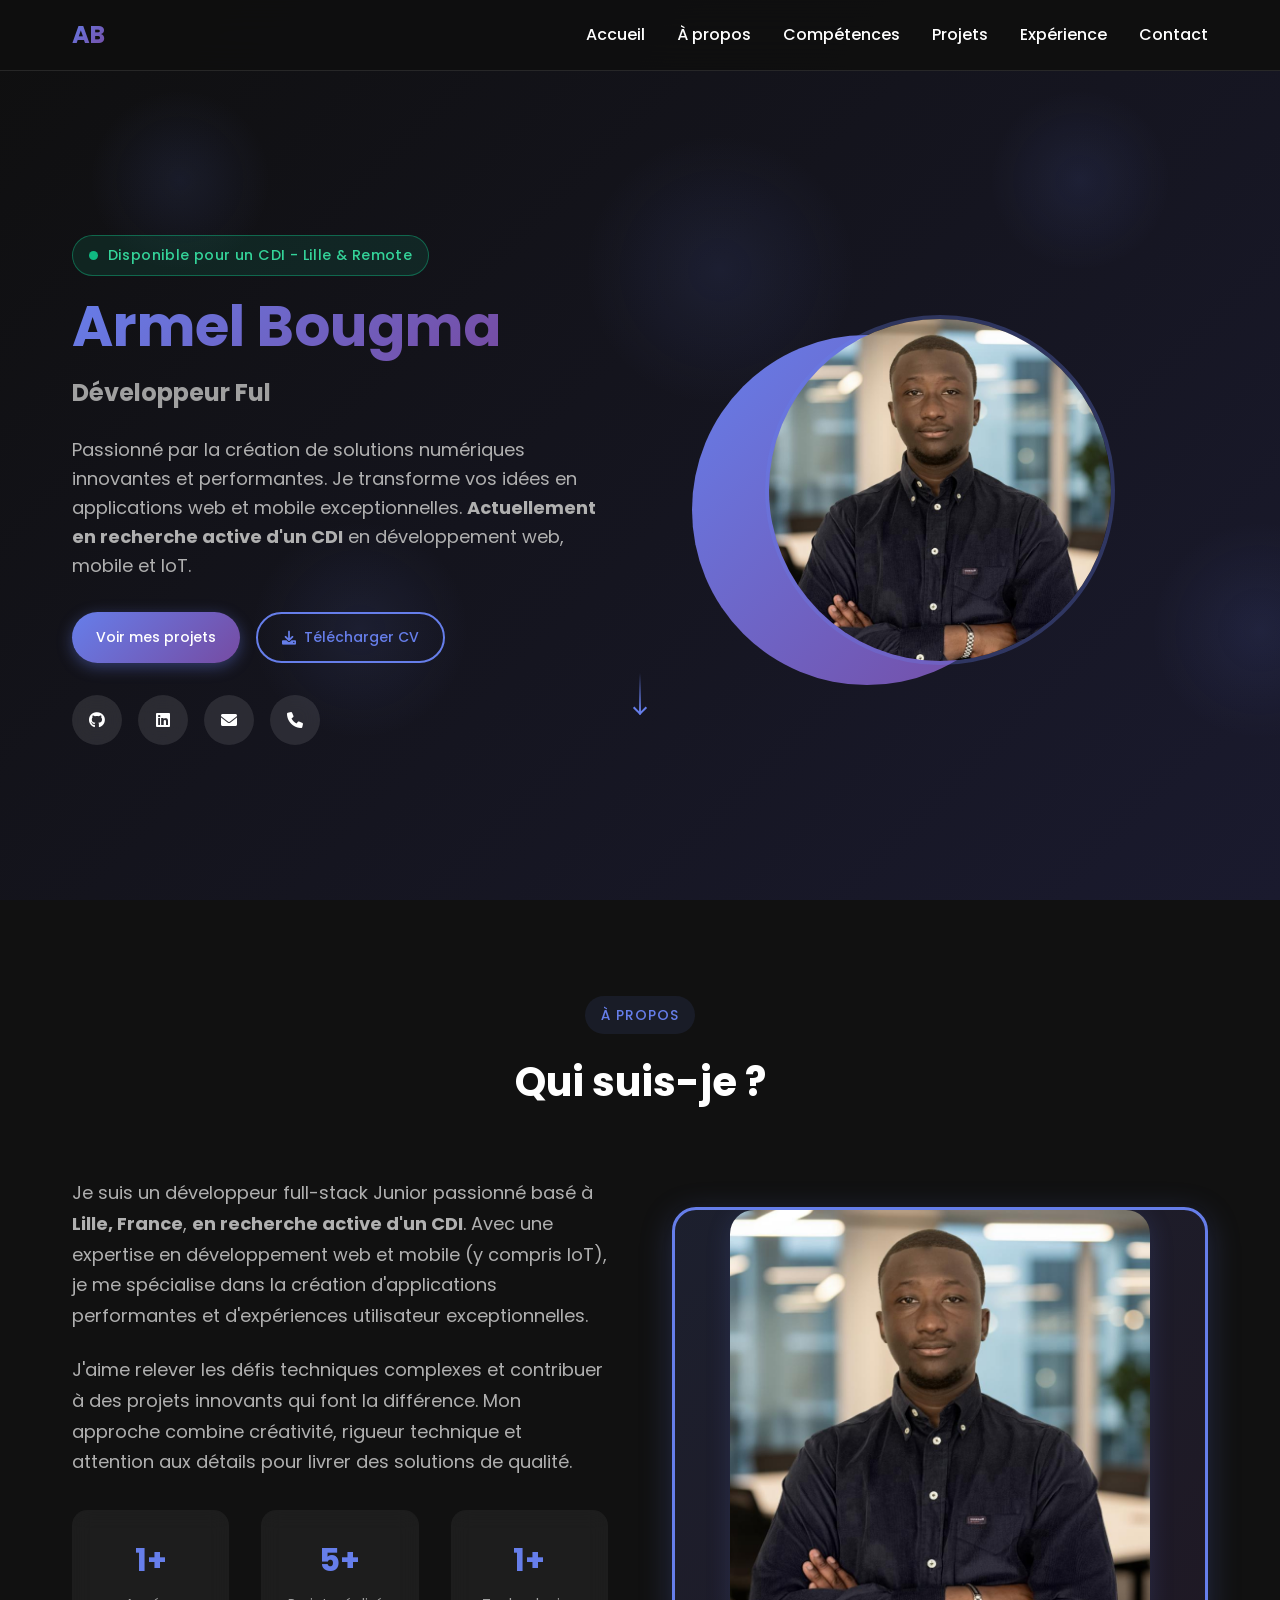
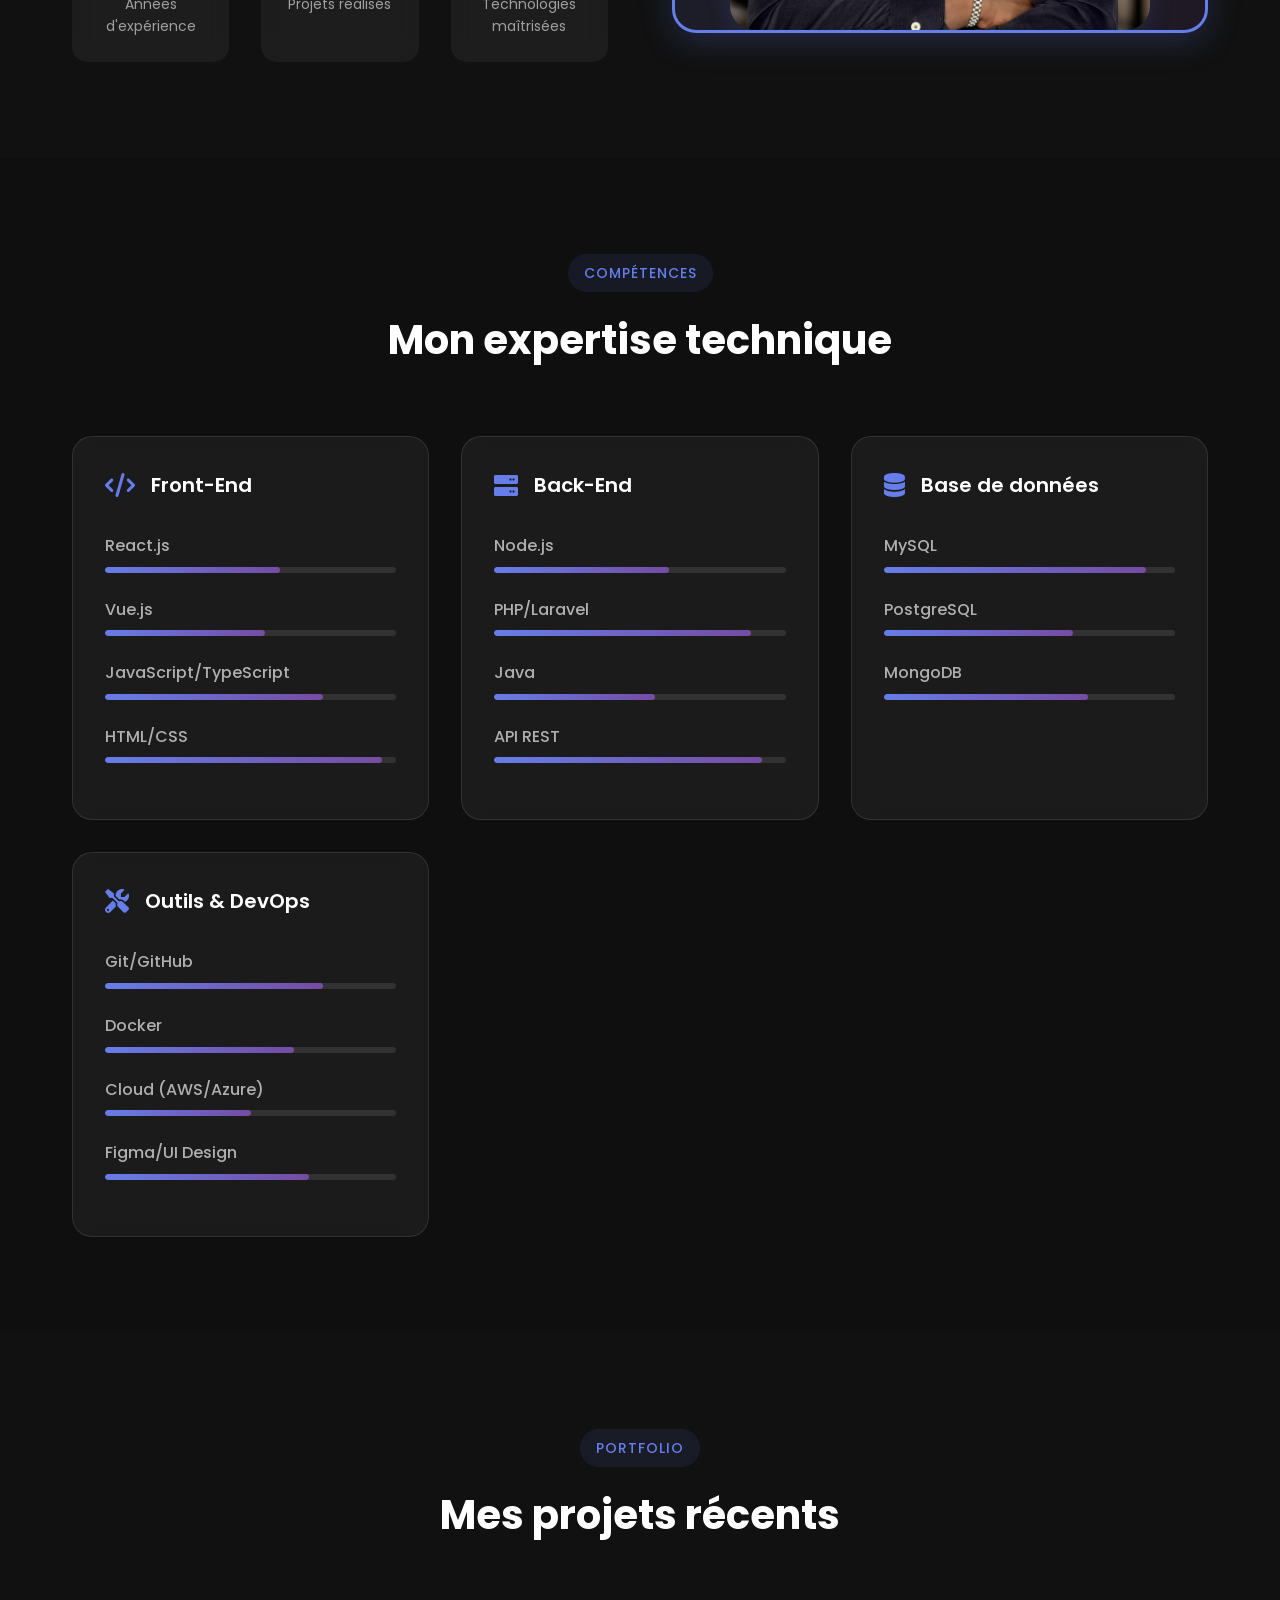
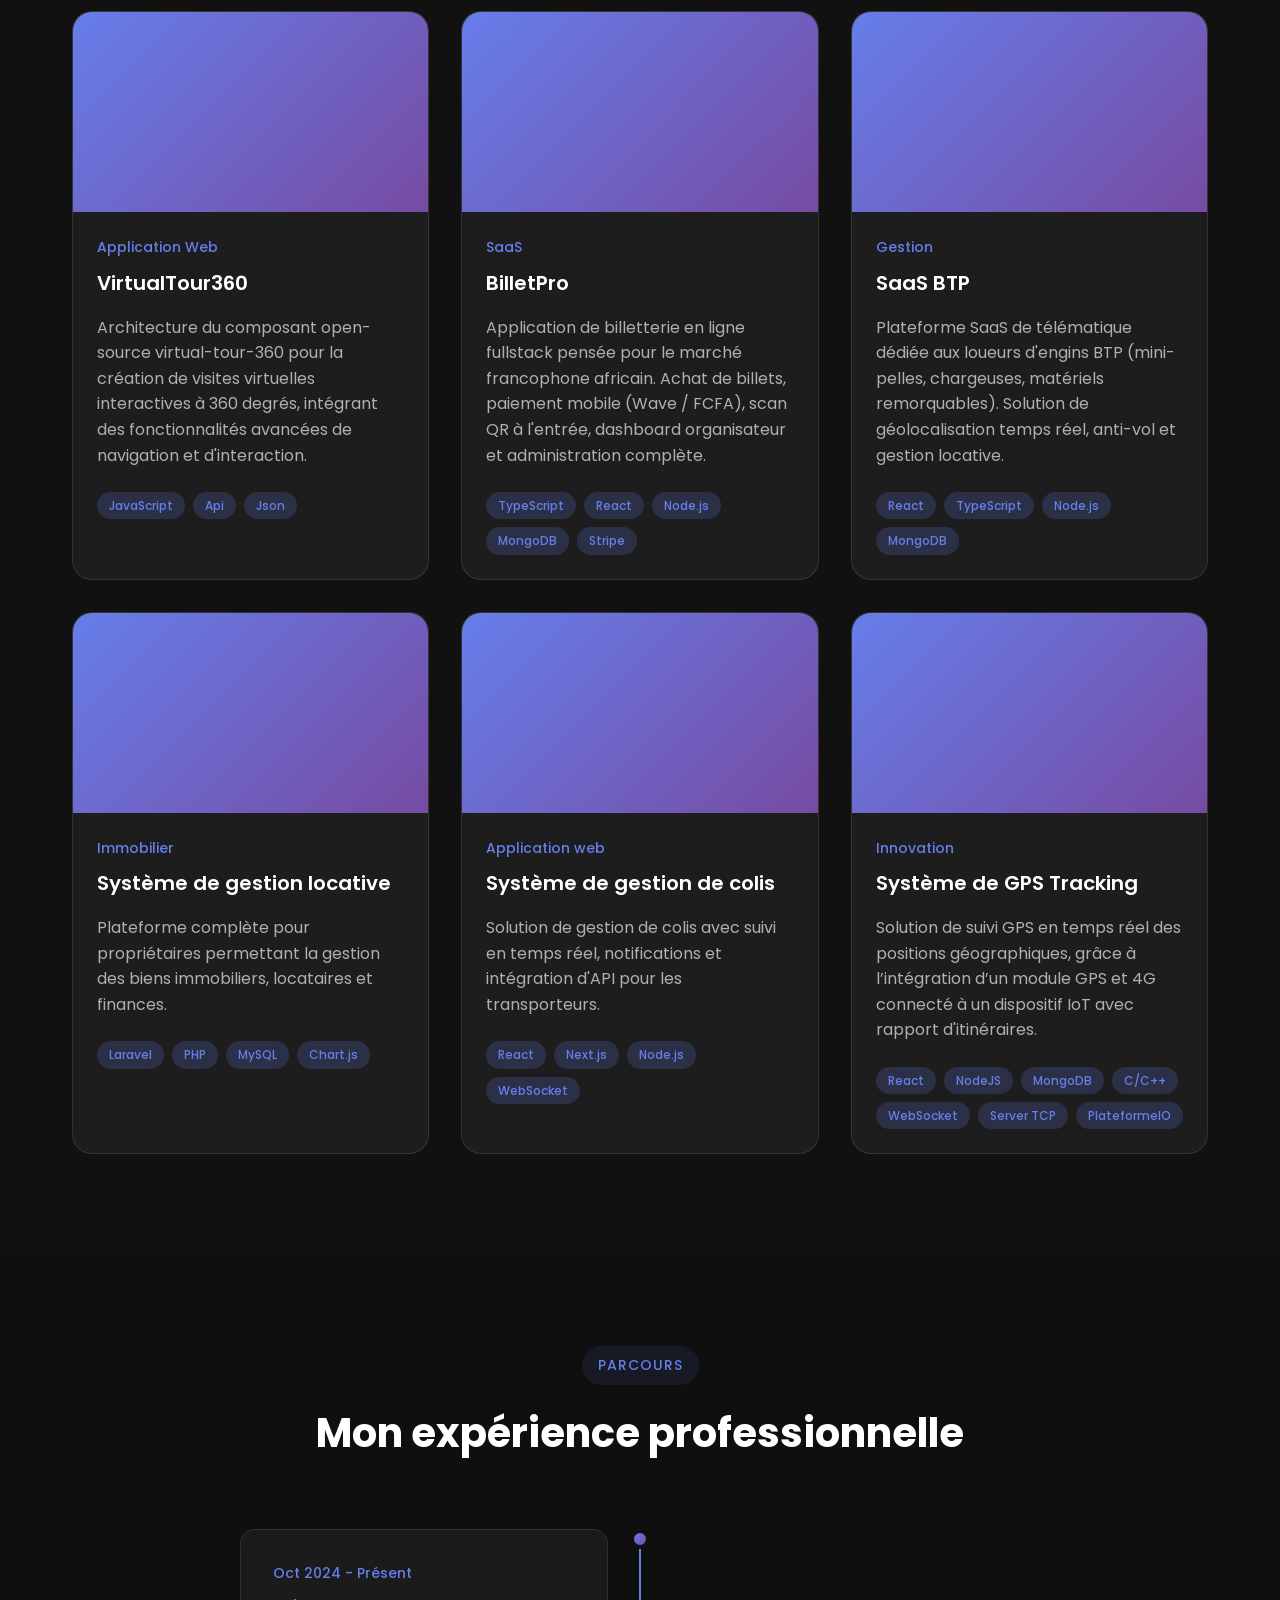
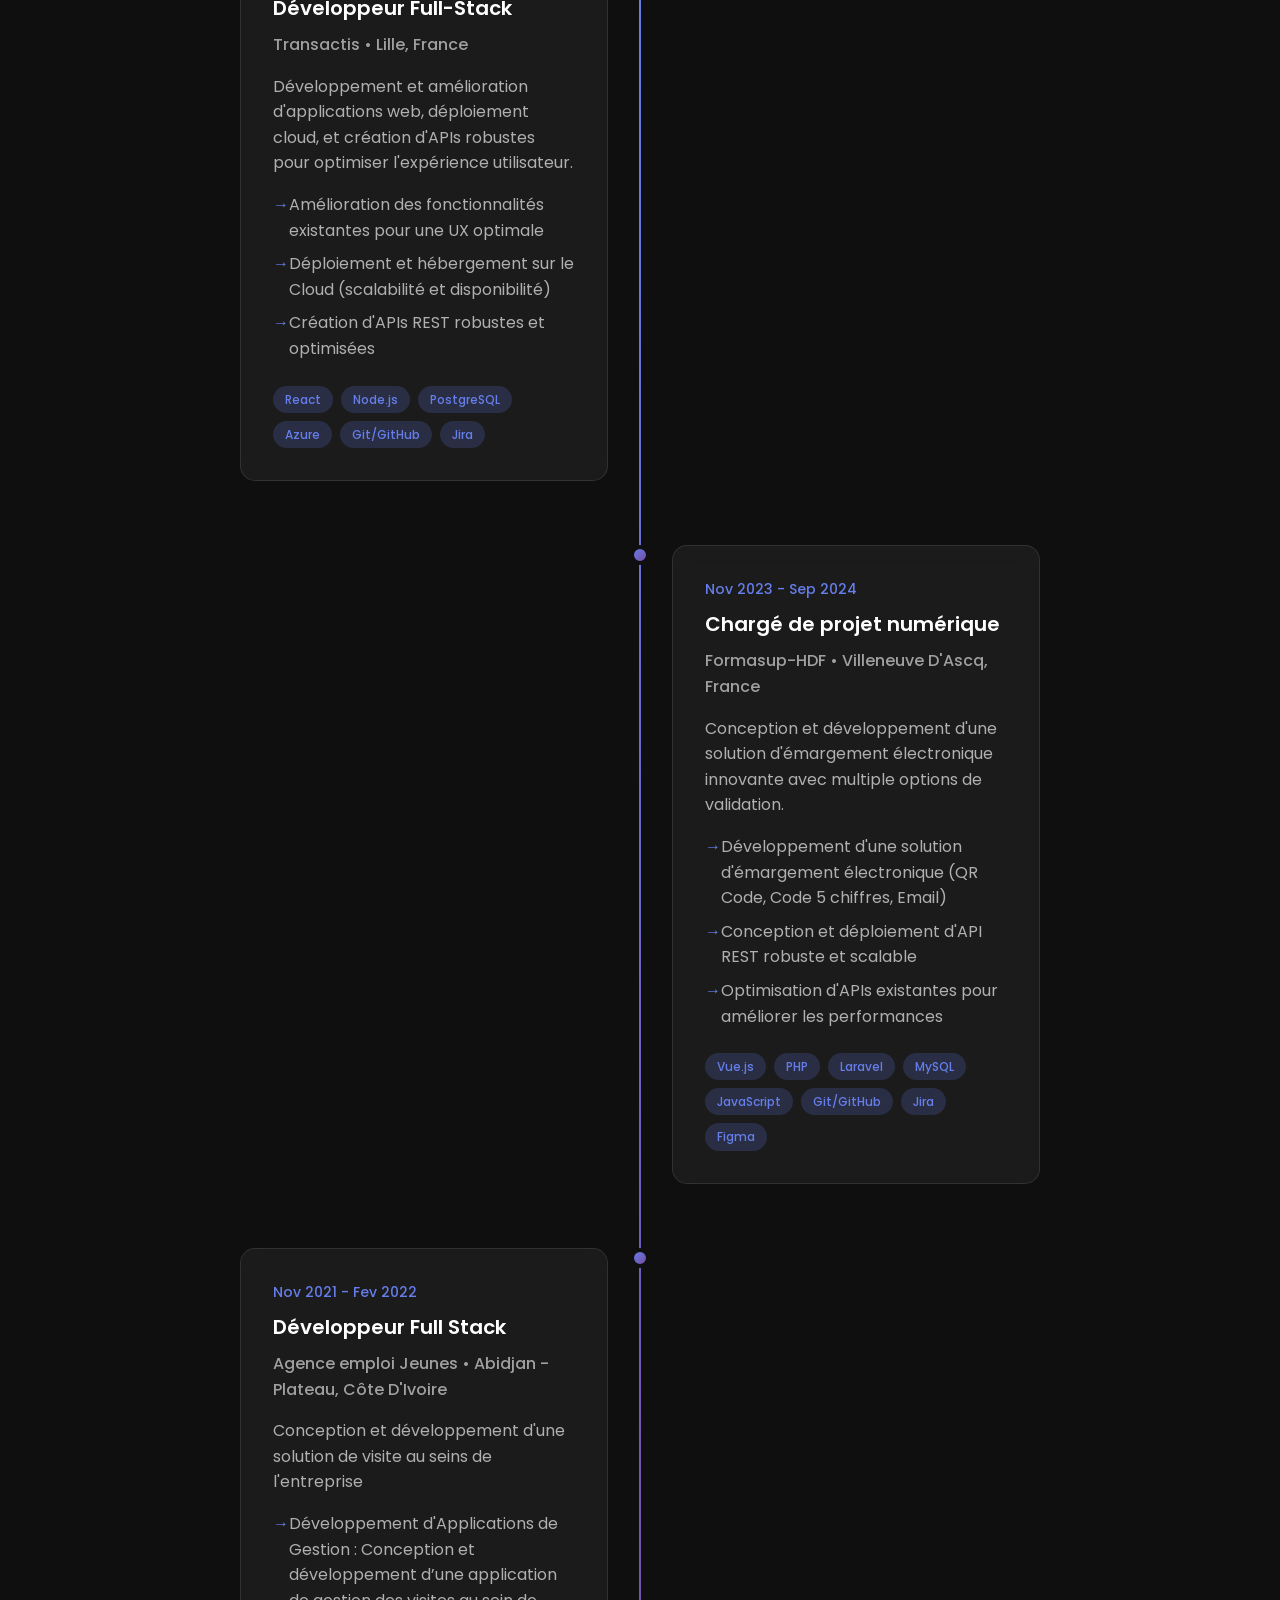
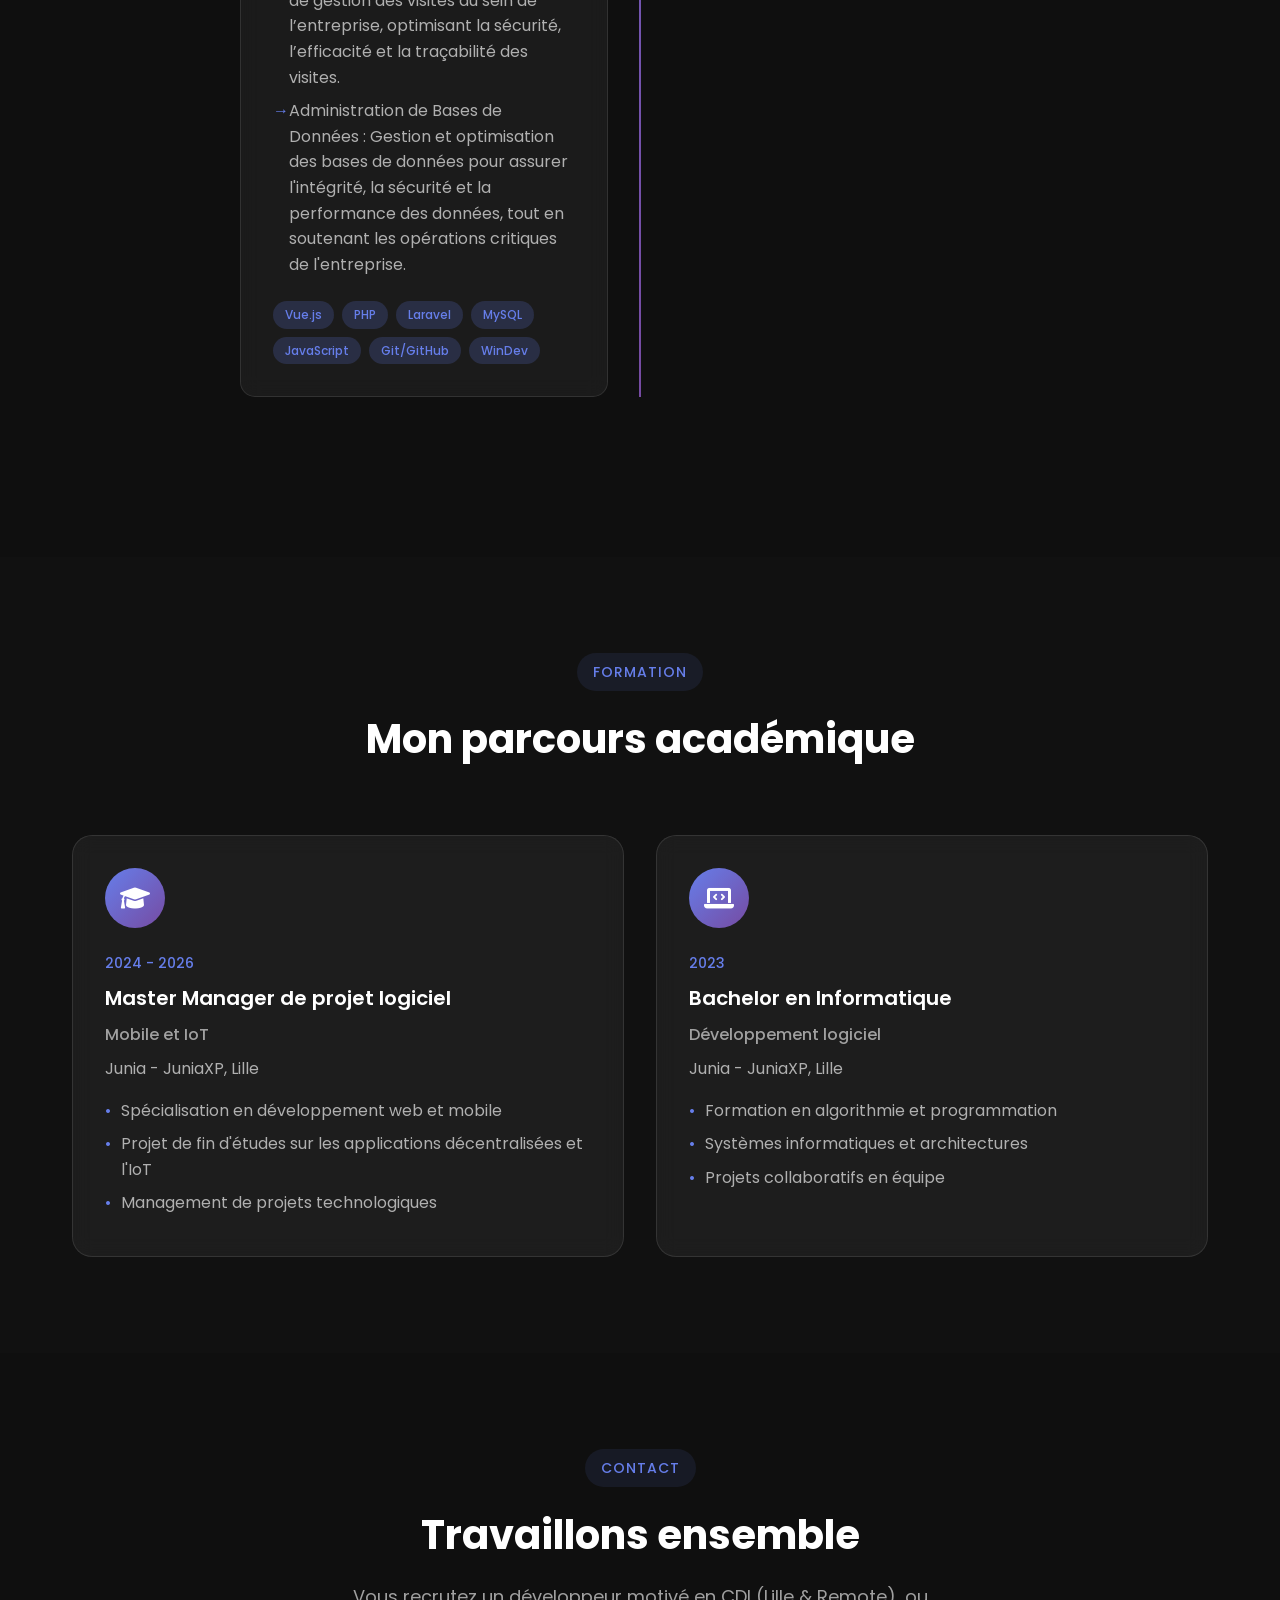
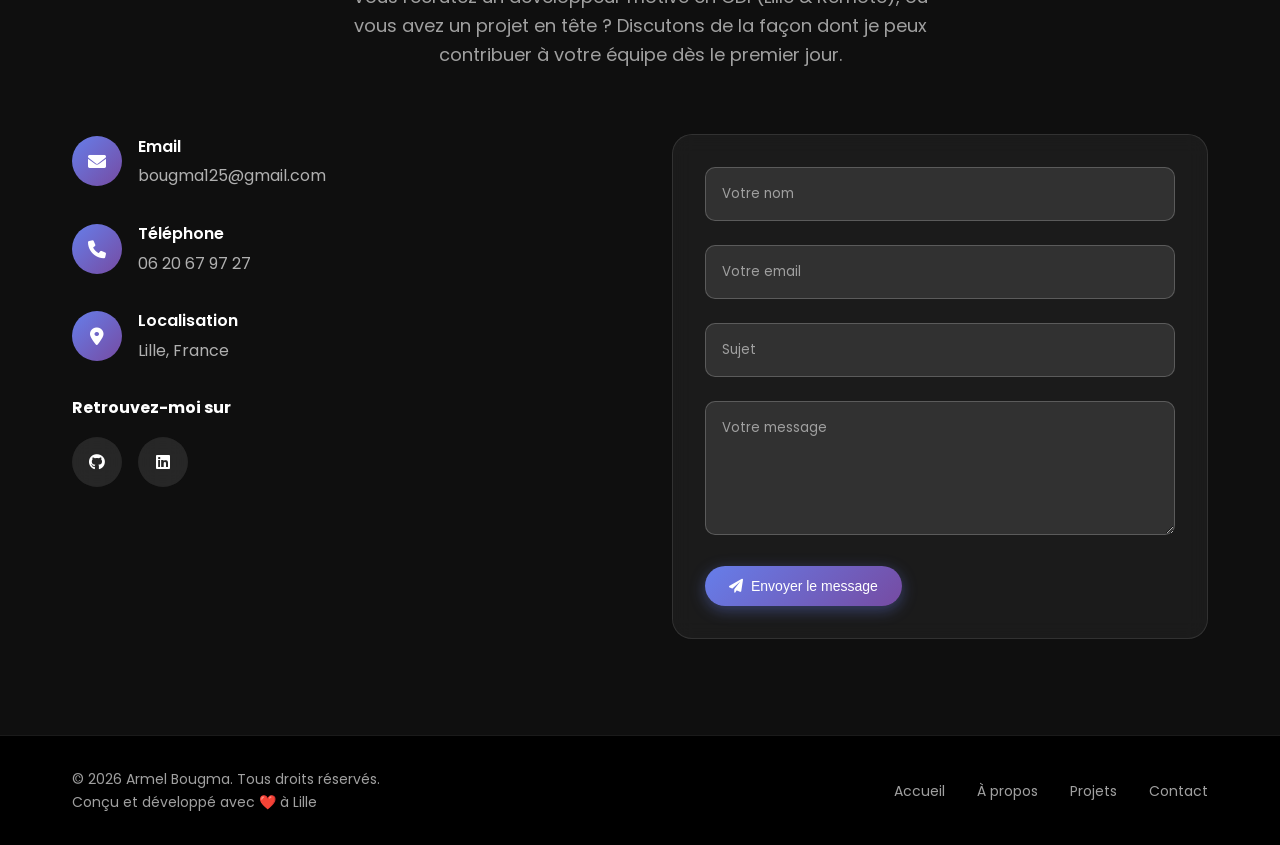
<file: index.html>
<!DOCTYPE html>
<html lang="fr">
<head>
    <meta charset="UTF-8">
    <meta name="viewport" content="width=device-width, initial-scale=1.0">
    <!-- SEO -->
    <meta name="description" content="Armel Bougma — Développeur Full-Stack junior à Lille, en recherche active d'un CDI. Applications web et mobile, APIs REST, bases de données, IoT. Disponible immédiatement.">
    <meta name="author" content="Armel Bougma">
    <meta name="keywords" content="developpeur full-stack, CDI, Lille, React, Laravel, Vue.js, Node.js, developpement web, developpement mobile, IoT">
    <meta name="theme-color" content="#0f0f0f">
    <!-- Open Graph (partage LinkedIn / réseaux) -->
    <meta property="og:type" content="profile">
    <meta property="og:title" content="Armel Bougma — Développeur Full-Stack (recherche CDI)">
    <meta property="og:description" content="Développeur Full-Stack junior à Lille — web, mobile, IoT. En recherche active d'un CDI.">
    <meta property="og:url" content="https://abougma.github.io/">
    <meta property="og:image" content="https://abougma.github.io/ImgP.jpg">
    <meta property="og:locale" content="fr_FR">
    <meta name="twitter:card" content="summary">
    <!-- Données structurées (Schema.org / Person) -->
    <script type="application/ld+json">
    {
      "@context": "https://schema.org",
      "@type": "Person",
      "name": "Armel Bougma",
      "givenName": "Armel",
      "familyName": "Bougma",
      "jobTitle": "Développeur Full-Stack",
      "description": "Développeur Full-Stack junior en recherche active d'un CDI (Lille, France). Web, mobile, IoT.",
      "url": "https://abougma.github.io/",
      "email": "mailto:bougma125@gmail.com",
      "telephone": "+33620679727",
      "address": { "@type": "PostalAddress", "addressLocality": "Lille", "addressCountry": "FR" },
      "sameAs": [
        "https://github.com/abougma",
        "https://www.linkedin.com/in/aboubakary-bougma/"
      ],
      "alumniOf": [
        { "@type": "CollegeOrUniversity", "name": "Junia — JuniaXP" }
      ],
      "worksFor": { "@type": "Organization", "name": "Transactis" },
      "knowsAbout": [
        "React", "Vue.js", "JavaScript", "TypeScript", "PHP", "Laravel",
        "Node.js", "MySQL", "PostgreSQL", "MongoDB", "Docker", "IoT"
      ]
    }
    </script>
    <link rel="stylesheet" href="https://cdnjs.cloudflare.com/ajax/libs/font-awesome/6.0.0/css/all.min.css">
    <link rel="preconnect" href="https://fonts.googleapis.com">
    <link href="https://fonts.googleapis.com/css2?family=Poppins:wght@300;400;500;600;700&family=JetBrains+Mono:wght@400;500&display=swap" rel="stylesheet">
    <link rel="icon" href="fav.jpg" type="image/x-icon">
    <link rel="stylesheet" href="style.css">
    <title>Armel Bougma - Développeur Full-Stack</title>
</head>
<body>
    <!-- Navigation -->
    <nav class="navbar">
        <div class="nav-container">
            <div class="nav-logo">
                <span>AB</span>
            </div>
            <ul class="nav-menu">
                <li><a href="#home" class="nav-link">Accueil</a></li>
                <li><a href="#about" class="nav-link">À propos</a></li>
                <li><a href="#skills" class="nav-link">Compétences</a></li>
                <li><a href="#projects" class="nav-link">Projets</a></li>
                <li><a href="#experience" class="nav-link">Expérience</a></li>
                <li><a href="#contact" class="nav-link">Contact</a></li>
            </ul>
            <div class="hamburger">
                <span></span>
                <span></span>
                <span></span>
            </div>
        </div>
    </nav>

    <!-- Hero Section -->
    <section id="home" class="hero">
        <div class="hero-container">
            <div class="hero-content">
                <div class="hero-text">
                    <div class="availability-badge" role="status">
                        <span class="availability-dot" aria-hidden="true"></span>
                        <span>Disponible pour un CDI - Lille &amp; Remote</span>
                    </div>
                    <h1 class="hero-title">
                        <span class="gradient-text">Armel Bougma</span>
                    </h1>
                    <h2 class="hero-subtitle">Développeur Full-Stack</h2>
                    <p class="hero-description">
                        Passionné par la création de solutions numériques innovantes et performantes.
                        Je transforme vos idées en applications web et mobile exceptionnelles.
                        <strong>Actuellement en recherche active d'un CDI</strong> en développement web, mobile et IoT.
                    </p>
                    <div class="hero-buttons">
                        <a href="#projects" class="btn btn-primary">Voir mes projets</a>
                        <a href="CV-BOUGMA-JS.pdf" download class="btn btn-secondary">
                            <i class="fas fa-download"></i> Télécharger CV
                        </a>
                    </div>
                    <div class="social-links">
                        <a href="https://github.com/abougma" target="_blank" aria-label="GitHub">
                            <i class="fab fa-github"></i>
                        </a>
                        <a href="https://www.linkedin.com/in/aboubakary-bougma/" target="_blank" aria-label="LinkedIn">
                            <i class="fab fa-linkedin"></i>
                        </a>
                        <a href="mailto:bougma125@gmail.com" aria-label="Email">
                            <i class="fas fa-envelope"></i>
                        </a>
                        <a href="tel:+33620679727" aria-label="Téléphone">
                            <i class="fas fa-phone"></i>
                        </a>
                    </div>
                </div>
                <div class="hero-image">
                    <div class="image-container">
                        <img src="ImgP.jpg" alt="Armel Bougma" class="profile-image">
                        <div class="image-backdrop"></div>
                    </div>
                </div>
            </div>
            <div class="scroll-indicator">
                <div class="scroll-arrow"></div>
            </div>
        </div>
    </section>

    <!-- About Section -->
    <section id="about" class="about">
        <div class="container">
            <div class="section-header">
                <span class="section-tag">À propos</span>
                <h2 class="section-title">Qui suis-je ?</h2>
            </div>
            <div class="about-content">
                <div class="about-text">
                    <p class="about-description">
                        Je suis un développeur full-stack Junior passionné basé à <strong>Lille, France</strong>, <strong>en recherche active d'un CDI</strong>. Avec une expertise en développement web et mobile (y compris IoT), je me spécialise dans la création d'applications performantes et d'expériences utilisateur exceptionnelles.
                    </p>
                    <p class="about-description">
                        J'aime relever les défis techniques complexes et contribuer à des projets innovants 
                        qui font la différence. Mon approche combine créativité, rigueur technique et 
                        attention aux détails pour livrer des solutions de qualité.
                    </p>
                    <div class="about-stats">
                        <div class="stat">
                            <div class="stat-number">3+</div>
                            <div class="stat-label">Années d'expérience</div>
                        </div>
                        <div class="stat">
                            <div class="stat-number">15+</div>
                            <div class="stat-label">Projets réalisés</div>
                        </div>
                        <div class="stat">
                            <div class="stat-number">5+</div>
                            <div class="stat-label">Technologies maîtrisées</div>
                        </div>
                    </div>
                </div>
                <div class="about-image">
                    <div class="about-img-container">
                        <img src="ImgP.jpg" alt="Armel au travail" class="about-img">
                    </div>
                </div>
            </div>
        </div>
    </section>

    <!-- Skills Section -->
    <section id="skills" class="skills">
        <div class="container">
            <div class="section-header">
                <span class="section-tag">Compétences</span>
                <h2 class="section-title">Mon expertise technique</h2>
            </div>
            <div class="skills-grid">
                <div class="skill-category">
                    <div class="skill-header">
                        <i class="fas fa-code"></i>
                        <h3>Front-End</h3>
                    </div>
                    <div class="skill-list">
                        <div class="skill-item">
                            <span class="skill-name">React.js</span>
                            <div class="skill-bar">
                                <div class="skill-progress" data-percent="60"></div>
                            </div>
                        </div>
                        <div class="skill-item">
                            <span class="skill-name">Vue.js</span>
                            <div class="skill-bar">
                                <div class="skill-progress" data-percent="55"></div>
                            </div>
                        </div>
                        <div class="skill-item">
                            <span class="skill-name">JavaScript/TypeScript</span>
                            <div class="skill-bar">
                                <div class="skill-progress" data-percent="75"></div>
                            </div>
                        </div>
                        <div class="skill-item">
                            <span class="skill-name">HTML/CSS</span>
                            <div class="skill-bar">
                                <div class="skill-progress" data-percent="95"></div>
                            </div>
                        </div>
                    </div>
                </div>
                
                <div class="skill-category">
                    <div class="skill-header">
                        <i class="fas fa-server"></i>
                        <h3>Back-End</h3>
                    </div>
                    <div class="skill-list">
                        <div class="skill-item">
                            <span class="skill-name">Node.js</span>
                            <div class="skill-bar">
                                <div class="skill-progress" data-percent="60"></div>
                            </div>
                        </div>
                        <div class="skill-item">
                            <span class="skill-name">PHP/Laravel</span>
                            <div class="skill-bar">
                                <div class="skill-progress" data-percent="88"></div>
                            </div>
                        </div>
                        <div class="skill-item">
                            <span class="skill-name">Java</span>
                            <div class="skill-bar">
                                <div class="skill-progress" data-percent="55"></div>
                            </div>
                        </div>
                        <div class="skill-item">
                            <span class="skill-name">API REST</span>
                            <div class="skill-bar">
                                <div class="skill-progress" data-percent="92"></div>
                            </div>
                        </div>
                    </div>
                </div>
                
                <div class="skill-category">
                    <div class="skill-header">
                        <i class="fas fa-database"></i>
                        <h3>Base de données</h3>
                    </div>
                    <div class="skill-list">
                        <div class="skill-item">
                            <span class="skill-name">MySQL</span>
                            <div class="skill-bar">
                                <div class="skill-progress" data-percent="90"></div>
                            </div>
                        </div>
                        <div class="skill-item">
                            <span class="skill-name">PostgreSQL</span>
                            <div class="skill-bar">
                                <div class="skill-progress" data-percent="65"></div>
                            </div>
                        </div>
                        <div class="skill-item">
                            <span class="skill-name">MongoDB</span>
                            <div class="skill-bar">
                                <div class="skill-progress" data-percent="70"></div>
                            </div>
                        </div>
                    </div>
                </div>
                
                <div class="skill-category">
                    <div class="skill-header">
                        <i class="fas fa-tools"></i>
                        <h3>Outils & DevOps</h3>
                    </div>
                    <div class="skill-list">
                        <div class="skill-item">
                            <span class="skill-name">Git/GitHub</span>
                            <div class="skill-bar">
                                <div class="skill-progress" data-percent="75"></div>
                            </div>
                        </div>
                        <div class="skill-item">
                            <span class="skill-name">Docker</span>
                            <div class="skill-bar">
                                <div class="skill-progress" data-percent="65"></div>
                            </div>
                        </div>
                        <div class="skill-item">
                            <span class="skill-name">Cloud (AWS/Azure)</span>
                            <div class="skill-bar">
                                <div class="skill-progress" data-percent="50"></div>
                            </div>
                        </div>
                        <div class="skill-item">
                            <span class="skill-name">Figma/UI Design</span>
                            <div class="skill-bar">
                                <div class="skill-progress" data-percent="70"></div>
                            </div>
                        </div>
                    </div>
                </div>
            </div>
        </div>
    </section>

    <!-- Projects Section -->
    <section id="projects" class="projects">
        <div class="container">
            <div class="section-header">
                <span class="section-tag">Portfolio</span>
                <h2 class="section-title">Mes projets récents</h2>
            </div>
            <div class="projects-grid">
                <div class="project-card">
                    <div class="project-image">
                        <div class="project-overlay">
                            <div class="project-links">
                                <a href="https://github.com/abougma/Virtual-tour-360" class="project-link" aria-label="Code source">
                                    <i class="fab fa-github"></i>
                                </a>
                            </div>
                        </div>
                    </div>
                    <div class="project-content">
                        <div class="project-category">Application Web</div>
                        <h3 class="project-title">VirtualTour360</h3>
                        <p class="project-description">
                            Architecture du composant open-source virtual-tour-360 pour la création de visites virtuelles interactives à 360 degrés, 
                            intégrant des fonctionnalités avancées de navigation et d'interaction.
                        </p>
                        <div class="project-tech">
                            <span class="tech-tag">JavaScript</span>
                            <span class="tech-tag">Api</span>
                            <span class="tech-tag">Json</span>
                        </div>
                    </div>
                </div>
                
                <div class="project-card">
                    <div class="project-image">
                        <div class="project-overlay">
                            <div class="project-links">
                                <a href="https://github.com/abougma/BilletPro" class="project-link" aria-label="Code source">
                                    <i class="fab fa-github"></i>
                                </a>
                            </div>
                        </div>
                    </div>
                    <div class="project-content">
                        <div class="project-category">SaaS</div>
                        <h3 class="project-title">BilletPro</h3>
                        <p class="project-description">
                            Application de billetterie en ligne fullstack pensée pour le marché francophone africain.
                            Achat de billets, paiement mobile (Wave / FCFA), scan QR à l'entrée, dashboard organisateur et administration complète.
                        </p>
                        <div class="project-tech">
                            <span class="tech-tag">TypeScript</span>
                            <span class="tech-tag">React</span>
                            <span class="tech-tag">Node.js</span>
                            <span class="tech-tag">MongoDB</span>
                            <span class="tech-tag">Stripe</span>
                        </div>
                    </div>
                </div>
                
                <div class="project-card">
                    <div class="project-image">
                        <div class="project-overlay">
                            <div class="project-links">
                                <a href="https://github.com/abougma/saas-btp" class="project-link" aria-label="Code source">
                                    <i class="fab fa-github"></i>
                                </a>
                            </div>
                        </div>
                    </div>
                    <div class="project-content">
                        <div class="project-category">Gestion</div>
                        <h3 class="project-title">SaaS BTP </h3>
                        <p class="project-description">
                            Plateforme SaaS de télématique dédiée aux loueurs d'engins BTP (mini-pelles, chargeuses, matériels remorquables). 
                            Solution de géolocalisation temps réel, anti-vol et gestion locative.
                        </p>
                        <div class="project-tech">
                            <span class="tech-tag">React</span>
                            <span class="tech-tag">TypeScript</span>
                            <span class="tech-tag">Node.js</span>
                            <span class="tech-tag">MongoDB</span>
                        </div>
                    </div>
                </div>
                
                <div class="project-card">
                    <div class="project-image">
                        <div class="project-overlay">
                            <div class="project-links">
                                <a href="https://gestilok.com/" class="project-link" aria-label="Voir le projet">
                                    <i class="fas fa-external-link-alt"></i>
                                </a>
                                <a href="https://github.com/abougma/GestLocative" class="project-link" aria-label="Code source">
                                    <i class="fab fa-github"></i>
                                </a>
                            </div>
                        </div>
                    </div>
                    <div class="project-content">
                        <div class="project-category">Immobilier</div>
                        <h3 class="project-title">Système de gestion locative</h3>
                        <p class="project-description">
                            Plateforme complète pour propriétaires permettant la gestion 
                            des biens immobiliers, locataires et finances.
                        </p>
                        <div class="project-tech">
                            <span class="tech-tag">Laravel</span>
                            <span class="tech-tag">PHP</span>
                            <span class="tech-tag">MySQL</span>
                            <span class="tech-tag">Chart.js</span>
                        </div>
                    </div>
                </div>
                
                <div class="project-card">
                    <div class="project-image">
                        <div class="project-overlay">
                            <div class="project-links">
                                <a href="https://github.com/abougma/Express-colis" class="project-link" aria-label="Code source">
                                    <i class="fab fa-github"></i>
                                </a>
                            </div>
                        </div>
                    </div>
                    <div class="project-content">
                        <div class="project-category">Application web</div>
                        <h3 class="project-title">Système de gestion de colis</h3>
                        <p class="project-description">
                            Solution de gestion de colis avec suivi en temps réel, notifications 
                            et intégration d'API pour les transporteurs.
                        </p>
                        <div class="project-tech">
                            <span class="tech-tag">React</span>
                            <span class="tech-tag">Next.js</span>
                            <span class="tech-tag">Node.js</span>
                            <span class="tech-tag">WebSocket</span>
                        </div>
                    </div>
                </div>
                
                <div class="project-card">
                    <div class="project-image">
                        <div class="project-overlay">
                            <div class="project-links">
                                <a href="https://github.com/JuniaXP-JS/armel.bougma" class="project-link" aria-label="Code source">
                                    <i class="fab fa-github"></i>
                                </a>
                            </div>
                        </div>
                    </div>
                    <div class="project-content">
                        <div class="project-category">Innovation</div>
                        <h3 class="project-title">Système de GPS Tracking</h3>
                        <p class="project-description">
                            Solution de suivi GPS en temps réel des positions géographiques, grâce à l’intégration d’un module GPS et 4G connecté à un dispositif IoT avec rapport d'itinéraires.
                        </p>
                        <div class="project-tech">
                            <span class="tech-tag">React</span>
                            <span class="tech-tag">NodeJS</span>
                            <span class="tech-tag">MongoDB</span>
                            <span class="tech-tag">C/C++</span>
                            <span class="tech-tag">WebSocket</span>
                            <span class="tech-tag">Server TCP</span>
                            <span class="tech-tag">PlateformeIO</span>
                        </div>
                    </div>
                </div>
            </div>
        </div>
    </section>

    <!-- Experience Section -->
    <section id="experience" class="experience">
        <div class="container">
            <div class="section-header">
                <span class="section-tag">Parcours</span>
                <h2 class="section-title">Mon expérience professionnelle</h2>
            </div>
            <div class="timeline">
                <div class="timeline-item">
                    <div class="timeline-dot"></div>
                    <div class="timeline-content">
                        <div class="timeline-date">Oct 2024 - Présent</div>
                        <h3>Développeur Full-Stack</h3>
                        <h4>Transactis • Lille, France</h4>
                        <p>
                            Développement et amélioration d'applications web, déploiement cloud, 
                            et création d'APIs robustes pour optimiser l'expérience utilisateur.
                        </p>
                        <ul class="timeline-list">
                            <li>Amélioration des fonctionnalités existantes pour une UX optimale</li>
                            <li>Déploiement et hébergement sur le Cloud (scalabilité et disponibilité)</li>
                            <li>Création d'APIs REST robustes et optimisées</li>
                        </ul>
                        <div class="timeline-tech">
                            <span class="tech-badge">React</span>
                            <span class="tech-badge">Node.js</span>
                            <span class="tech-badge">PostgreSQL</span>
                            <span class="tech-badge">Azure</span>
                            <span class="tech-badge">Git/GitHub</span>
                            <span class="tech-badge">Jira</span>
                        </div>
                    </div>
                </div>
                
                <div class="timeline-item">
                    <div class="timeline-dot"></div>
                    <div class="timeline-content">
                        <div class="timeline-date">Nov 2023 - Sep 2024</div>
                        <h3>Chargé de projet numérique</h3>
                        <h4>Formasup-HDF • Villeneuve D'Ascq, France</h4>
                        <p>
                            Conception et développement d'une solution d'émargement électronique innovante 
                            avec multiple options de validation.
                        </p>
                        <ul class="timeline-list">
                            <li>Développement d'une solution d'émargement électronique (QR Code, Code 5 chiffres, Email)</li>
                            <li>Conception et déploiement d'API REST robuste et scalable</li>
                            <li>Optimisation d'APIs existantes pour améliorer les performances</li>
                        </ul>
                        <div class="timeline-tech">
                            <span class="tech-badge">Vue.js</span>
                            <span class="tech-badge">PHP</span>
                            <span class="tech-badge">Laravel</span>
                            <span class="tech-badge">MySQL</span>
                            <span class="tech-badge">JavaScript</span>
                            <span class="tech-badge">Git/GitHub</span>
                            <span class="tech-badge">Jira</span>
                            <span class="tech-badge">Figma</span>
                        </div>
                    </div>
                </div>

                <div class="timeline-item">
                    <div class="timeline-dot"></div>
                    <div class="timeline-content">
                        <div class="timeline-date">Nov 2021 - Fev 2022</div>
                        <h3>Développeur Full Stack</h3>
                        <h4>Agence emploi Jeunes • Abidjan - Plateau, Côte D'Ivoire</h4>
                        <p>
                            Conception et développement d'une solution de visite au seins de l'entreprise
                        </p>
                        <ul class="timeline-list">
                            <li>Développement d'Applications de Gestion : Conception et développement d’une application de gestion des visites au sein de l’entreprise, optimisant la sécurité, l’efficacité et la traçabilité des visites.</li>
                            <li>Administration de Bases de Données : Gestion et optimisation des bases de données pour assurer l'intégrité, la sécurité et la performance des données, tout en soutenant les opérations critiques de l'entreprise.</li>
                        </ul>
                        <div class="timeline-tech">
                            <span class="tech-badge">Vue.js</span>
                            <span class="tech-badge">PHP</span>
                            <span class="tech-badge">Laravel</span>
                            <span class="tech-badge">MySQL</span>
                            <span class="tech-badge">JavaScript</span>
                            <span class="tech-badge">Git/GitHub</span>
                            <span class="tech-badge">WinDev</span>
                        </div>
                    </div>
                </div>
            </div>
        </div>
    </section>

    <!-- Education Section -->
    <section class="education">
        <div class="container">
            <div class="section-header">
                <span class="section-tag">Formation</span>
                <h2 class="section-title">Mon parcours académique</h2>
            </div>
            <div class="education-grid">
                <div class="education-card">
                    <div class="education-icon">
                        <i class="fas fa-graduation-cap"></i>
                    </div>
                    <div class="education-content">
                        <div class="education-date">2024 - 2026</div>
                        <h3>Master Manager de projet logiciel</h3>
                        <h4>Mobile et IoT</h4>
                        <p class="education-school">Junia - JuniaXP, Lille</p>
                        <ul>
                            <li>Spécialisation en développement web et mobile</li>
                            <li>Projet de fin d'études sur les applications décentralisées et l'IoT</li>
                            <li>Management de projets technologiques</li>
                        </ul>
                    </div>
                </div>
                
                <div class="education-card">
                    <div class="education-icon">
                        <i class="fas fa-laptop-code"></i>
                    </div>
                    <div class="education-content">
                        <div class="education-date">2023</div>
                        <h3>Bachelor en Informatique</h3>
                        <h4>Développement logiciel</h4>
                        <p class="education-school">Junia - JuniaXP, Lille</p>
                        <ul>
                            <li>Formation en algorithmie et programmation</li>
                            <li>Systèmes informatiques et architectures</li>
                            <li>Projets collaboratifs en équipe</li>
                        </ul>
                    </div>
                </div>
            </div>
        </div>
    </section>

    <!-- Contact Section -->
    <section id="contact" class="contact">
        <div class="container">
            <div class="section-header">
                <span class="section-tag">Contact</span>
                <h2 class="section-title">Travaillons ensemble</h2>
                <p class="section-subtitle">
                    Vous recrutez un développeur motivé en CDI (Lille &amp; Remote), ou vous avez un projet en tête ? Discutons de la façon dont je peux contribuer à votre équipe dès le premier jour.
                </p>
            </div>
            <div class="contact-content">
                <div class="contact-info">
                    <div class="contact-item">
                        <div class="contact-icon">
                            <i class="fas fa-envelope"></i>
                        </div>
                        <div class="contact-details">
                            <h4>Email</h4>
                            <a href="mailto:bougma125@gmail.com">bougma125@gmail.com</a>
                        </div>
                    </div>
                    
                    <div class="contact-item">
                        <div class="contact-icon">
                            <i class="fas fa-phone"></i>
                        </div>
                        <div class="contact-details">
                            <h4>Téléphone</h4>
                            <a href="tel:+33620679727">06 20 67 97 27</a>
                        </div>
                    </div>
                    
                    <div class="contact-item">
                        <div class="contact-icon">
                            <i class="fas fa-map-marker-alt"></i>
                        </div>
                        <div class="contact-details">
                            <h4>Localisation</h4>
                            <span>Lille, France</span>
                        </div>
                    </div>
                    
                    <div class="contact-social">
                        <h4>Retrouvez-moi sur</h4>
                        <div class="social-links">
                            <a href="https://github.com/abougma" target="_blank" aria-label="GitHub">
                                <i class="fab fa-github"></i>
                            </a>
                            <a href="https://www.linkedin.com/in/aboubakary-bougma/" target="_blank" aria-label="LinkedIn">
                                <i class="fab fa-linkedin"></i>
                            </a>
                        </div>
                    </div>
                </div>
                
                <div class="contact-form">
                    <form id="contactForm">
                        <div class="form-group">
                            <input type="text" id="name" name="name" placeholder="Votre nom" aria-label="Votre nom" required>
                        </div>
                        <div class="form-group">
                            <input type="email" id="email" name="email" placeholder="Votre email" aria-label="Votre email" required>
                        </div>
                        <div class="form-group">
                            <input type="text" id="subject" name="subject" placeholder="Sujet" aria-label="Sujet" required>
                        </div>
                        <div class="form-group">
                            <textarea id="message" name="message" placeholder="Votre message" aria-label="Votre message" rows="5" required></textarea>
                        </div>
                        <button type="submit" class="btn btn-primary">
                            <i class="fas fa-paper-plane"></i>
                            Envoyer le message
                        </button>
                    </form>
                </div>
            </div>
        </div>
    </section>

    <!-- Footer -->
    <footer class="footer">
        <div class="container">
            <div class="footer-content">
                <div class="footer-text">
                    <p>&copy; <span id="footer-year">2026</span> Armel Bougma. Tous droits réservés.</p>
                    <p>Conçu et développé avec ❤️ à Lille</p>
                </div>
                <div class="footer-links">
                    <a href="#home">Accueil</a>
                    <a href="#about">À propos</a>
                    <a href="#projects">Projets</a>
                    <a href="#contact">Contact</a>
                </div>
            </div>
        </div>
    </footer>

    <script src="script.js"></script>
</body>
</html>
</file>
<file: style.css>
/* ==================================
   RESET & BASE STYLES
   ================================== */
*,
*::before,
*::after {
    margin: 0;
    padding: 0;
    box-sizing: border-box;
}

html {
    scroll-behavior: smooth;
    font-size: 16px;
}

body {
    font-family: 'Poppins', sans-serif;
    line-height: 1.6;
    color: #333;
    background: #0f0f0f;
    overflow-x: hidden;
}

.container {
    max-width: 1200px;
    margin: 0 auto;
    padding: 0 2rem;
}

/* ==================================
   TYPOGRAPHY
   ================================== */
.gradient-text {
    background: linear-gradient(135deg, #667eea 0%, #764ba2 100%);
    -webkit-background-clip: text;
    -webkit-text-fill-color: transparent;
    background-clip: text;
}

.section-header {
    text-align: center;
    margin-bottom: 4rem;
}

.section-tag {
    display: inline-block;
    padding: 0.5rem 1rem;
    background: rgba(102, 126, 234, 0.1);
    color: #667eea;
    border-radius: 50px;
    font-size: 0.875rem;
    font-weight: 500;
    margin-bottom: 1rem;
    text-transform: uppercase;
    letter-spacing: 1px;
}

.section-title {
    font-size: 2.5rem;
    font-weight: 700;
    color: #fff;
    margin-bottom: 1rem;
}

.section-subtitle {
    font-size: 1.125rem;
    color: #a0a0a0;
    max-width: 600px;
    margin: 0 auto;
}

/* ==================================
   BUTTONS
   ================================== */
.btn {
    display: inline-flex;
    align-items: center;
    gap: 0.5rem;
    padding: 0.75rem 1.5rem;
    border: none;
    border-radius: 50px;
    font-weight: 500;
    text-decoration: none;
    transition: all 0.3s ease;
    cursor: pointer;
    font-size: 0.875rem;
}

.btn-primary {
    background: linear-gradient(135deg, #667eea 0%, #764ba2 100%);
    color: white;
    box-shadow: 0 4px 15px rgba(102, 126, 234, 0.4);
}

.btn-primary:hover {
    transform: translateY(-2px);
    box-shadow: 0 8px 25px rgba(102, 126, 234, 0.6);
}

.btn-secondary {
    background: transparent;
    color: #667eea;
    border: 2px solid #667eea;
}

.btn-secondary:hover {
    background: #667eea;
    color: white;
    transform: translateY(-2px);
}

/* ==================================
   NAVIGATION
   ================================== */
.navbar {
    position: fixed;
    top: 0;
    left: 0;
    right: 0;
    background: rgba(15, 15, 15, 0.95);
    backdrop-filter: blur(20px);
    z-index: 1000;
    padding: 1rem 0;
    border-bottom: 1px solid rgba(255, 255, 255, 0.1);
}

.nav-container {
    max-width: 1200px;
    margin: 0 auto;
    padding: 0 2rem;
    display: flex;
    justify-content: space-between;
    align-items: center;
}

.nav-logo span {
    font-size: 1.5rem;
    font-weight: 700;
    background: linear-gradient(135deg, #667eea 0%, #764ba2 100%);
    -webkit-background-clip: text;
    -webkit-text-fill-color: transparent;
    background-clip: text;
}

.nav-menu {
    display: flex;
    list-style: none;
    gap: 2rem;
}

.nav-link {
    color: #fff;
    text-decoration: none;
    font-weight: 500;
    transition: all 0.3s ease;
    position: relative;
}

.nav-link::after {
    content: '';
    position: absolute;
    width: 0;
    height: 2px;
    bottom: -5px;
    left: 0;
    background: linear-gradient(135deg, #667eea 0%, #764ba2 100%);
    transition: width 0.3s ease;
}

.nav-link:hover::after {
    width: 100%;
}

.hamburger {
    display: none;
    flex-direction: column;
    cursor: pointer;
    gap: 4px;
}

.hamburger span {
    width: 25px;
    height: 3px;
    background: #fff;
    transition: all 0.3s ease;
}

/* ==================================
   HERO SECTION
   ================================== */
.hero {
    min-height: 100vh;
    display: flex;
    align-items: center;
    background: linear-gradient(135deg, #0f0f0f 0%, #1a1a2e 100%);
    position: relative;
    overflow: hidden;
    padding-top: 80px; /* Espace pour la navbar fixe */
}

.hero::before {
    content: '';
    position: absolute;
    top: 0;
    left: 0;
    right: 0;
    bottom: 0;
    background: url('data:image/svg+xml,<svg xmlns="http://www.w3.org/2000/svg" viewBox="0 0 1000 1000"><defs><radialGradient id="a" cx="50%" cy="50%"><stop offset="0%" stop-color="%23667eea" stop-opacity="0.1"/><stop offset="100%" stop-color="%23667eea" stop-opacity="0"/></radialGradient></defs><circle cx="200" cy="200" r="100" fill="url(%23a)"/><circle cx="800" cy="300" r="150" fill="url(%23a)"/><circle cx="400" cy="700" r="120" fill="url(%23a)"/></svg>');
    animation: float 20s ease-in-out infinite;
}

.hero-container {
    max-width: 1200px;
    margin: 0 auto;
    padding: 0 2rem;
    position: relative;
    z-index: 2;
}

.hero-content {
    display: grid;
    grid-template-columns: 1fr 1fr;
    gap: 4rem;
    align-items: center;
}

.availability-badge {
    display: inline-flex;
    align-items: center;
    gap: 0.6rem;
    background: rgba(16, 185, 129, 0.12);
    border: 1px solid rgba(16, 185, 129, 0.45);
    color: #34d399;
    font-size: 0.9rem;
    font-weight: 500;
    letter-spacing: 0.4px;
    padding: 0.5rem 1rem;
    border-radius: 999px;
    margin-bottom: 1.25rem;
}

.availability-dot {
    width: 9px;
    height: 9px;
    border-radius: 50%;
    background: #10b981;
    box-shadow: 0 0 0 0 rgba(16, 185, 129, 0.6);
    animation: availability-pulse 2s infinite;
}

@keyframes availability-pulse {
    0%   { box-shadow: 0 0 0 0 rgba(16, 185, 129, 0.6); }
    70%  { box-shadow: 0 0 0 9px rgba(16, 185, 129, 0); }
    100% { box-shadow: 0 0 0 0 rgba(16, 185, 129, 0); }
}

.hero-title {
    font-size: 3.5rem;
    font-weight: 700;
    margin-bottom: 1rem;
    line-height: 1.1;
}

.hero-subtitle {
    font-size: 1.5rem;
    color: #a0a0a0;
    margin-bottom: 1.5rem;
}

.hero-description {
    font-size: 1.125rem;
    color: #b0b0b0;
    margin-bottom: 2rem;
    line-height: 1.6;
}

.hero-buttons {
    display: flex;
    gap: 1rem;
    margin-bottom: 2rem;
}

.social-links {
    display: flex;
    gap: 1rem;
}

.social-links a {
    display: flex;
    align-items: center;
    justify-content: center;
    width: 50px;
    height: 50px;
    background: rgba(255, 255, 255, 0.1);
    color: #fff;
    border-radius: 50%;
    text-decoration: none;
    transition: all 0.3s ease;
    backdrop-filter: blur(10px);
}

.social-links a:hover {
    background: linear-gradient(135deg, #667eea 0%, #764ba2 100%);
    transform: translateY(-3px);
}

.image-container {
    position: relative;
    display: flex;
    justify-content: center;
}

.profile-image {
    width: 350px;
    height: 350px;
    border-radius: 50%;
    object-fit: cover;
    border: 4px solid rgba(102, 126, 234, 0.3);
    position: relative;
    z-index: 2;
}

.image-backdrop {
    position: absolute;
    top: 20px;
    left: 20px;
    width: 350px;
    height: 350px;
    border-radius: 50%;
    background: linear-gradient(135deg, #667eea 0%, #764ba2 100%);
    z-index: 1;
    animation: pulse 2s ease-in-out infinite;
}

.scroll-indicator {
    position: absolute;
    bottom: 2rem;
    left: 50%;
    transform: translateX(-50%);
    z-index: 2;
}

.scroll-arrow {
    width: 2px;
    height: 40px;
    background: linear-gradient(to bottom, transparent, #667eea);
    position: relative;
    animation: bounce 2s ease-in-out infinite;
}

.scroll-arrow::after {
    content: '';
    position: absolute;
    bottom: 0;
    left: -4px;
    width: 10px;
    height: 10px;
    border-right: 2px solid #667eea;
    border-bottom: 2px solid #667eea;
    transform: rotate(45deg);
}

/* ==================================
   ABOUT SECTION
   ================================== */
.about {
    padding: 6rem 0;
    background: #111;
}

.about-content {
    display: grid;
    grid-template-columns: 1fr 1fr;
    gap: 4rem;
    align-items: center;
}

.about-description {
    font-size: 1.125rem;
    color: #b0b0b0;
    margin-bottom: 1.5rem;
    line-height: 1.7;
}

.about-stats {
    display: grid;
    grid-template-columns: repeat(3, 1fr);
    gap: 2rem;
    margin-top: 2rem;
}

.stat {
    text-align: center;
    padding: 1.5rem;
    background: rgba(255, 255, 255, 0.05);
    border-radius: 15px;
    backdrop-filter: blur(10px);
}

.stat-number {
    font-size: 2rem;
    font-weight: 700;
    color: #667eea;
    margin-bottom: 0.5rem;
}

.stat-label {
    color: #a0a0a0;
    font-size: 0.875rem;
}


.about-img-container {
    position: relative;
    border-radius: 24px;
    overflow: hidden;
    box-shadow: 0 8px 32px rgba(102,126,234,0.25), 0 2px 8px rgba(0,0,0,0.18);
    border: 3px solid #667eea;
    background: linear-gradient(135deg, #667eea22 0%, #764ba222 100%);
}


.about-img {
    width: 100%;
    max-width: 420px;
    height: 420px;
    object-fit: cover;
    border-radius: 24px;
    box-shadow: 0 4px 24px rgba(102,126,234,0.18);
    transition: transform 0.3s cubic-bezier(.4,2,.3,1), box-shadow 0.3s;
    display: block;
    margin: 0 auto;
}
.about-img:hover {
    transform: scale(1.04) rotate(-1deg);
    box-shadow: 0 12px 40px rgba(102,126,234,0.32);
}

/* ==================================
   SKILLS SECTION
   ================================== */
.skills {
    padding: 6rem 0;
    background: #0f0f0f;
}

.skills-grid {
    display: grid;
    grid-template-columns: repeat(auto-fit, minmax(300px, 1fr));
    gap: 2rem;
}

.skill-category {
    background: rgba(255, 255, 255, 0.05);
    padding: 2rem;
    border-radius: 20px;
    backdrop-filter: blur(10px);
    border: 1px solid rgba(255, 255, 255, 0.1);
    transition: all 0.3s ease;
}

.skill-category:hover {
    transform: translateY(-5px);
    border-color: rgba(102, 126, 234, 0.3);
}

.skill-header {
    display: flex;
    align-items: center;
    gap: 1rem;
    margin-bottom: 2rem;
}

.skill-header i {
    font-size: 1.5rem;
    color: #667eea;
}

.skill-header h3 {
    color: #fff;
    font-size: 1.25rem;
    font-weight: 600;
}

.skill-item {
    margin-bottom: 1.5rem;
}

.skill-name {
    display: block;
    color: #b0b0b0;
    margin-bottom: 0.5rem;
    font-weight: 500;
}

.skill-bar {
    height: 6px;
    background: rgba(255, 255, 255, 0.1);
    border-radius: 10px;
    overflow: hidden;
}

.skill-progress {
    height: 100%;
    background: linear-gradient(135deg, #667eea 0%, #764ba2 100%);
    border-radius: 10px;
    transition: width 1s ease;
    animation: skillLoad 2s ease forwards;
}

.skill-progress[data-percent="95"] { width: 95%; }
.skill-progress[data-percent="90"] { width: 90%; }
.skill-progress[data-percent="92"] { width: 92%; }
.skill-progress[data-percent="88"] { width: 88%; }
.skill-progress[data-percent="85"] { width: 85%; }
.skill-progress[data-percent="80"] { width: 80%; }
.skill-progress[data-percent="75"] { width: 75%; }
.skill-progress[data-percent="70"] { width: 70%; }

/* ==================================
   PROJECTS SECTION
   ================================== */
.projects {
    padding: 6rem 0;
    background: #111;
}

.projects-grid {
    display: grid;
    grid-template-columns: repeat(auto-fit, minmax(350px, 1fr));
    gap: 2rem;
}

.project-card {
    background: rgba(255, 255, 255, 0.05);
    border-radius: 20px;
    overflow: hidden;
    transition: all 0.3s ease;
    border: 1px solid rgba(255, 255, 255, 0.1);
}

.project-card:hover {
    transform: translateY(-10px);
    border-color: rgba(102, 126, 234, 0.3);
}

.project-image {
    height: 200px;
    background: linear-gradient(135deg, #667eea 0%, #764ba2 100%);
    position: relative;
    overflow: hidden;
}

.project-overlay {
    position: absolute;
    top: 0;
    left: 0;
    right: 0;
    bottom: 0;
    background: rgba(0, 0, 0, 0.8);
    display: flex;
    align-items: center;
    justify-content: center;
    opacity: 0;
    transition: all 0.3s ease;
}

.project-card:hover .project-overlay {
    opacity: 1;
}

.project-links {
    display: flex;
    gap: 1rem;
}

.project-link {
    display: flex;
    align-items: center;
    justify-content: center;
    width: 45px;
    height: 45px;
    background: rgba(255, 255, 255, 0.2);
    color: #fff;
    border-radius: 50%;
    text-decoration: none;
    transition: all 0.3s ease;
    backdrop-filter: blur(10px);
}

.project-link:hover {
    background: #667eea;
    transform: scale(1.1);
}

.project-content {
    padding: 1.5rem;
}

.project-category {
    color: #667eea;
    font-size: 0.875rem;
    font-weight: 500;
    margin-bottom: 0.5rem;
}

.project-title {
    color: #fff;
    font-size: 1.25rem;
    font-weight: 600;
    margin-bottom: 1rem;
}

.project-description {
    color: #b0b0b0;
    line-height: 1.6;
    margin-bottom: 1.5rem;
}

.project-tech {
    display: flex;
    flex-wrap: wrap;
    gap: 0.5rem;
}

.tech-tag {
    padding: 0.25rem 0.75rem;
    background: rgba(102, 126, 234, 0.2);
    color: #667eea;
    border-radius: 20px;
    font-size: 0.75rem;
    font-weight: 500;
}

/* ==================================
   EXPERIENCE SECTION
   ================================== */
.experience {
    padding: 6rem 0;
    background: #0f0f0f;
}

.timeline {
    max-width: 800px;
    margin: 0 auto;
    position: relative;
}

.timeline::before {
    content: '';
    position: absolute;
    left: 50%;
    top: 0;
    bottom: 0;
    width: 2px;
    background: linear-gradient(to bottom, #667eea, #764ba2);
    transform: translateX(-50%);
}

.timeline-item {
    display: flex;
    justify-content: flex-end;
    padding-right: 50%;
    position: relative;
    margin-bottom: 4rem;
}

.timeline-item:nth-child(even) {
    justify-content: flex-start;
    padding-left: 50%;
    padding-right: 0;
}

.timeline-dot {
    position: absolute;
    left: 50%;
    top: 0;
    width: 20px;
    height: 20px;
    background: linear-gradient(135deg, #667eea 0%, #764ba2 100%);
    border-radius: 50%;
    transform: translateX(-50%);
    z-index: 2;
    border: 4px solid #0f0f0f;
}

.timeline-content {
    background: rgba(255, 255, 255, 0.05);
    padding: 2rem;
    border-radius: 15px;
    backdrop-filter: blur(10px);
    border: 1px solid rgba(255, 255, 255, 0.1);
    margin-right: 2rem;
    max-width: 400px;
}

.timeline-item:nth-child(even) .timeline-content {
    margin-left: 2rem;
    margin-right: 0;
}

.timeline-date {
    color: #667eea;
    font-size: 0.875rem;
    font-weight: 500;
    margin-bottom: 0.5rem;
}

.timeline-content h3 {
    color: #fff;
    font-size: 1.25rem;
    font-weight: 600;
    margin-bottom: 0.5rem;
}

.timeline-content h4 {
    color: #a0a0a0;
    font-size: 1rem;
    font-weight: 500;
    margin-bottom: 1rem;
}

.timeline-content p {
    color: #b0b0b0;
    line-height: 1.6;
    margin-bottom: 1rem;
}

.timeline-list {
    list-style: none;
    margin-bottom: 1.5rem;
}

.timeline-list li {
    color: #b0b0b0;
    margin-bottom: 0.5rem;
    padding-left: 1rem;
    position: relative;
}

.timeline-list li::before {
    content: '→';
    position: absolute;
    left: 0;
    color: #667eea;
}

.timeline-tech {
    display: flex;
    flex-wrap: wrap;
    gap: 0.5rem;
}

.tech-badge {
    padding: 0.25rem 0.75rem;
    background: rgba(102, 126, 234, 0.2);
    color: #667eea;
    border-radius: 15px;
    font-size: 0.75rem;
    font-weight: 500;
}

/* ==================================
   EDUCATION SECTION
   ================================== */
.education {
    padding: 6rem 0;
    background: #111;
}

.education-grid {
    display: grid;
    grid-template-columns: repeat(auto-fit, minmax(400px, 1fr));
    gap: 2rem;
}

.education-card {
    background: rgba(255, 255, 255, 0.05);
    padding: 2rem;
    border-radius: 20px;
    backdrop-filter: blur(10px);
    border: 1px solid rgba(255, 255, 255, 0.1);
    transition: all 0.3s ease;
}

.education-card:hover {
    transform: translateY(-5px);
    border-color: rgba(102, 126, 234, 0.3);
}

.education-icon {
    display: inline-flex;
    align-items: center;
    justify-content: center;
    width: 60px;
    height: 60px;
    background: linear-gradient(135deg, #667eea 0%, #764ba2 100%);
    border-radius: 50%;
    margin-bottom: 1.5rem;
}

.education-icon i {
    font-size: 1.5rem;
    color: #fff;
}

.education-date {
    color: #667eea;
    font-size: 0.875rem;
    font-weight: 500;
    margin-bottom: 0.5rem;
}

.education-content h3 {
    color: #fff;
    font-size: 1.25rem;
    font-weight: 600;
    margin-bottom: 0.5rem;
}

.education-content h4 {
    color: #a0a0a0;
    font-size: 1rem;
    font-weight: 500;
    margin-bottom: 0.5rem;
}

.education-school {
    color: #b0b0b0;
    margin-bottom: 1rem;
}

.education-content ul {
    list-style: none;
}

.education-content li {
    color: #b0b0b0;
    margin-bottom: 0.5rem;
    padding-left: 1rem;
    position: relative;
}

.education-content li::before {
    content: '•';
    position: absolute;
    left: 0;
    color: #667eea;
}

/* ==================================
   CONTACT SECTION
   ================================== */
.contact {
    padding: 6rem 0;
    background: #0f0f0f;
}

.contact-content {
    display: grid;
    grid-template-columns: 1fr 1fr;
    gap: 4rem;
    margin-top: 3rem;
}

.contact-item {
    display: flex;
    align-items: center;
    gap: 1rem;
    margin-bottom: 2rem;
}

.contact-icon {
    display: flex;
    align-items: center;
    justify-content: center;
    width: 50px;
    height: 50px;
    background: linear-gradient(135deg, #667eea 0%, #764ba2 100%);
    border-radius: 50%;
}

.contact-icon i {
    color: #fff;
    font-size: 1.125rem;
}

.contact-details h4 {
    color: #fff;
    font-weight: 600;
    margin-bottom: 0.25rem;
}

.contact-details a,
.contact-details span {
    color: #b0b0b0;
    text-decoration: none;
}

.contact-details a:hover {
    color: #667eea;
}

.contact-social {
    margin-top: 2rem;
}

.contact-social h4 {
    color: #fff;
    margin-bottom: 1rem;
}

.contact-form {
    background: rgba(255, 255, 255, 0.05);
    padding: 2rem;
    border-radius: 20px;
    backdrop-filter: blur(10px);
    border: 1px solid rgba(255, 255, 255, 0.1);
}

.form-group {
    margin-bottom: 1.5rem;
}

.form-group input,
.form-group textarea {
    width: 100%;
    padding: 1rem;
    background: rgba(255, 255, 255, 0.1);
    border: 1px solid rgba(255, 255, 255, 0.2);
    border-radius: 10px;
    color: #fff;
    font-family: inherit;
    transition: all 0.3s ease;
}

.form-group input:focus,
.form-group textarea:focus {
    outline: none;
    border-color: #667eea;
    background: rgba(255, 255, 255, 0.15);
}

.form-group input::placeholder,
.form-group textarea::placeholder {
    color: #a0a0a0;
}

/* ==================================
   FOOTER
   ================================== */
.footer {
    padding: 2rem 0;
    background: #000;
    border-top: 1px solid rgba(255, 255, 255, 0.1);
}

.footer-content {
    display: flex;
    justify-content: space-between;
    align-items: center;
}

.footer-text p {
    color: #a0a0a0;
    font-size: 0.875rem;
}

.footer-links {
    display: flex;
    gap: 2rem;
}

.footer-links a {
    color: #a0a0a0;
    text-decoration: none;
    font-size: 0.875rem;
    transition: color 0.3s ease;
}

.footer-links a:hover {
    color: #667eea;
}

/* ==================================
   ANIMATIONS
   ================================== */
@keyframes float {
    0%, 100% {
        transform: translateY(0px);
    }
    50% {
        transform: translateY(-20px);
    }
}

@keyframes pulse {
    0%, 100% {
        transform: scale(1);
        opacity: 0.7;
    }
    50% {
        transform: scale(1.05);
        opacity: 0.9;
    }
}

@keyframes bounce {
    0%, 100% {
        transform: translateY(0);
    }
    50% {
        transform: translateY(-10px);
    }
}

@keyframes skillLoad {
    from {
        width: 0;
    }
}

/* ==================================
   RESPONSIVE DESIGN
   ================================== */

/* Accessibilité : réduire les animations pour les utilisateurs sensibles */
@media (prefers-reduced-motion: reduce) {
    *,
    *::before,
    *::after {
        animation-duration: 0.01ms !important;
        animation-iteration-count: 1 !important;
        transition-duration: 0.01ms !important;
        scroll-behavior: auto !important;
    }
}

@media (max-width: 768px) {
    .nav-menu {
        position: fixed;
        top: 80px;
        left: -100%;
        width: 100%;
        height: calc(100vh - 80px);
        background: rgba(15, 15, 15, 0.95);
        backdrop-filter: blur(20px);
        flex-direction: column;
        justify-content: center;
        align-items: center;
        transition: left 0.3s ease;
    }

    .nav-menu.active {
        left: 0;
    }

    .hamburger {
        display: flex;
    }

    /* Hero Section Mobile Fixes */
    .hero {
        min-height: 100vh;
        padding: 2rem 0;
    }

    .hero-content {
        grid-template-columns: 1fr;
        text-align: center;
        gap: 2rem;
        padding-top: 100px; /* Space for fixed navbar */
    }

    .hero-title {
        font-size: 2.5rem !important;
        line-height: 1.2;
        margin-bottom: 1rem;
    }

    .hero-subtitle {
        font-size: 1.2rem;
        margin-bottom: 1rem;
    }

    .hero-description {
        font-size: 1rem;
        margin-bottom: 1.5rem;
        padding: 0 1rem;
    }

    .hero-buttons {
        flex-direction: column;
        gap: 1rem;
        margin-bottom: 2rem;
    }

    .btn {
        width: 100%;
        max-width: 250px;
        margin: 0 auto;
    }

    .profile-image {
        width: 250px !important;
        height: 250px !important;
    }

    .image-backdrop {
        width: 250px !important;
        height: 250px !important;
    }

    .social-links {
        justify-content: center;
        margin-top: 1rem;
    }


    .about-content {
        grid-template-columns: 1fr;
        gap: 2rem;
    }

    .about-img {
        max-width: 90vw;
        height: 220px;
        border-radius: 18px;
    }

    .about-img-container {
        border-radius: 18px;
        border-width: 2px;
    }

    .about-stats {
        grid-template-columns: 1fr;
        gap: 1rem;
    }

    .skills-grid {
        grid-template-columns: 1fr;
    }

    .projects-grid {
        grid-template-columns: 1fr;
    }

    .timeline::before {
        left: 20px;
    }

    .timeline-item {
        padding-left: 60px;
        padding-right: 0;
        justify-content: flex-start;
    }

    .timeline-item:nth-child(even) {
        padding-left: 60px;
        padding-right: 0;
        justify-content: flex-start;
    }

    .timeline-dot {
        left: 20px;
        transform: translateX(-50%);
    }

    .timeline-content {
        margin-left: 0;
        margin-right: 0;
        max-width: none;
    }

    .timeline-item:nth-child(even) .timeline-content {
        margin-left: 0;
    }

    .education-grid {
        grid-template-columns: 1fr;
    }

    .contact-content {
        grid-template-columns: 1fr;
        gap: 2rem;
    }

    .footer-content {
        flex-direction: column;
        gap: 1rem;
        text-align: center;
    }

    .section-title {
        font-size: 2rem;
    }

    .container {
        padding: 0 1rem;
    }
}

/* Additional mobile optimizations for very small screens */
@media (max-width: 480px) {
    .hero-title {
        font-size: 2rem !important;
    }
    
    .hero-subtitle {
        font-size: 1.1rem;
    }
    
    .profile-image {
        width: 200px !important;
        height: 200px !important;
    }
    
    .image-backdrop {
        width: 200px !important;
        height: 200px !important;
    }
    
    .section-title {
        font-size: 1.8rem;
    }
    
    .nav-container {
        padding: 0 1rem;
    }
}
</file>
